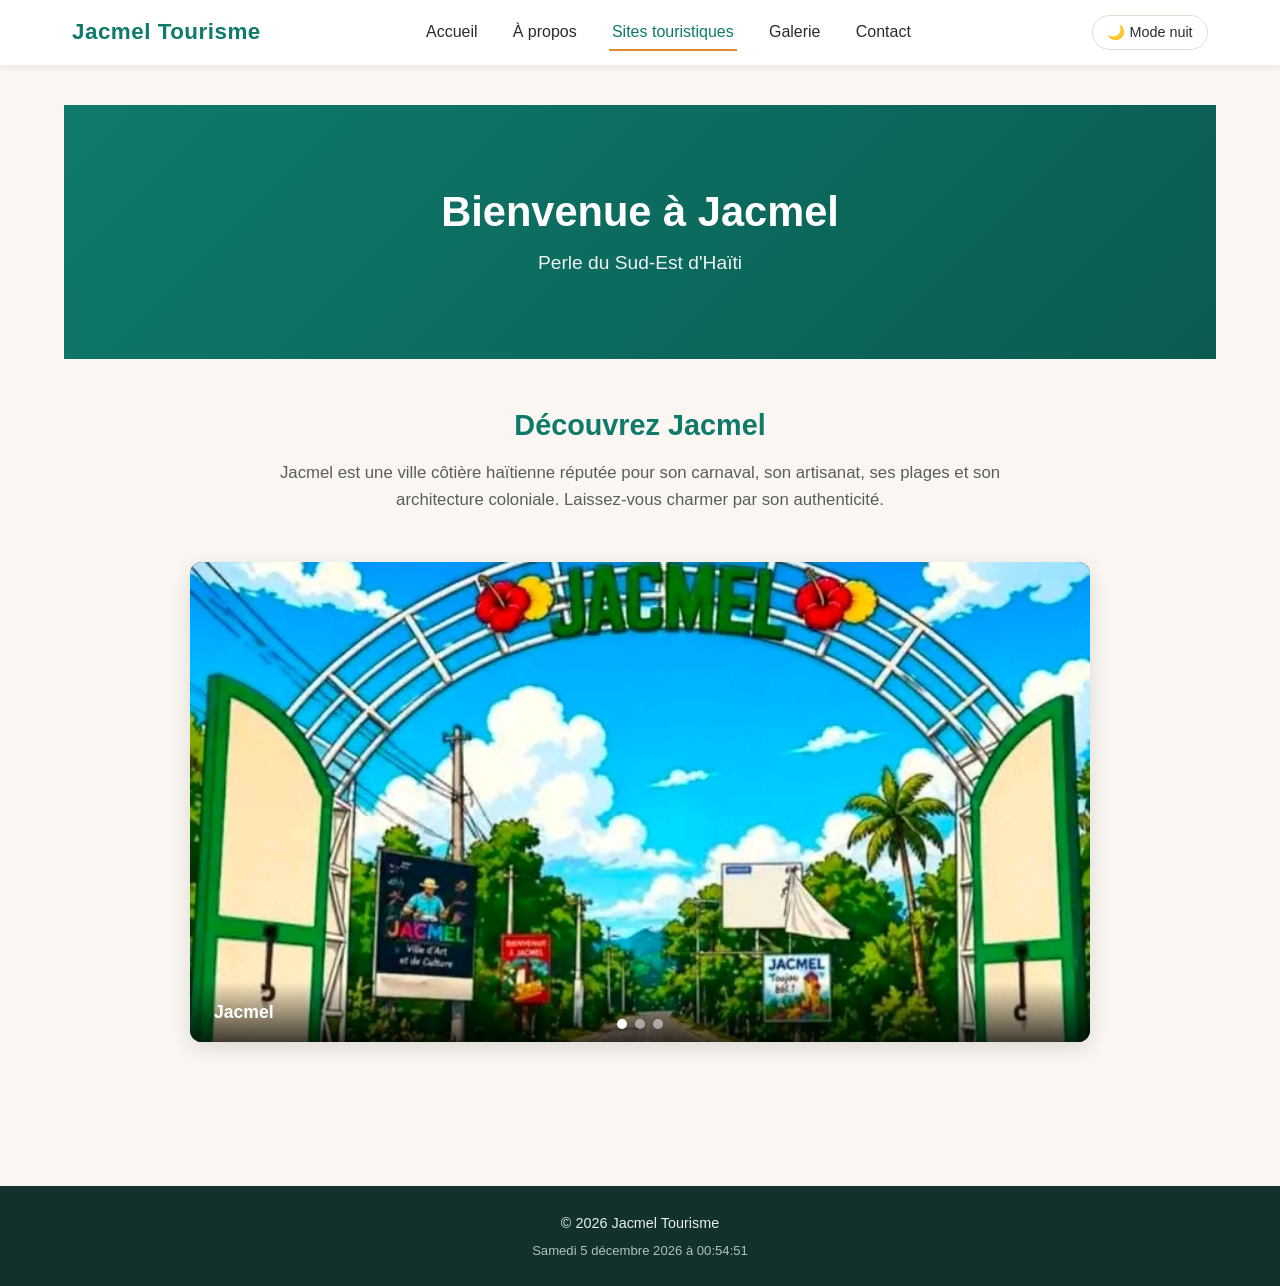
<file: index.html>
<!DOCTYPE html>
<html lang="fr">
<head>
    <meta charset="UTF-8">
    <meta name="viewport" content="width=device-width, initial-scale=1.0">
    <title>Contact - Jacmel</title>
    <link rel="stylesheet" href="style.css">
</head>
<body>
    <audio id="bgMusic" loop style="display: none;">
       <source src="Musiques/jacmel.m4a" type="audio/mpeg">
    </audio>


    <header>
        <nav class="navbar">
            <a href="index.html" class="logo">Jacmel Tourisme</a>
            <ul class="nav-menu">
                 <li><a href="index.html">Accueil</a></li>
                <li><a href="apropos.html">À propos</a></li>
                <li><a href="SitesTouristique.html" class="active">Sites touristiques</a></li>
                <li><a href="Galerie.html">Galerie</a></li>
                <li><a href="Contact.html">Contact</a></li>
            </ul>
            <button id="themeToggle" class="btn-theme">🌙 Mode nuit</button>
        <div class="hamburger" id="hamburger">&#9776;</div>
        </nav>
    </header>
    <main>
        <section class="hero">
            <h1>Bienvenue à Jacmel</h1>
            <p>Perle du Sud-Est d'Haïti</p>
        </section>

        <section class="intro">
            <h2>Découvrez Jacmel</h2>
            <p>Jacmel est une ville côtière haïtienne réputée pour son carnaval, son artisanat, ses plages et son architecture coloniale. Laissez-vous charmer par son authenticité.</p>
        </section>

        <!-- Diaporama automatique -->
        <section class="diaporama-container">
            <div class="slideshow">
                <img src="images/logo.jpg" alt="Jacmel1"/>
                <div class="caption">Jacmel</div>   
            </div>
            <div class="slideshow">
                <img src="images/meri.jpg" alt="Jacmel2 "/>
                <div class="caption">Jacmel</div>
            </div>
            <div class="slideshow">
                <img src="images/bouka.jpg" alt="Jacmel3 "/>
                <div class="caption">Jacmel</div>
            </div>
        </section>
    </main>
    <button id="backtoTop">↑</button>

    <footer>
        <p>&copy; 2026 Jacmel Tourisme</p>
        <p id="datetime"></p>
    </footer>

    <script src="script.js"></script>
</body>
</html>
</file>
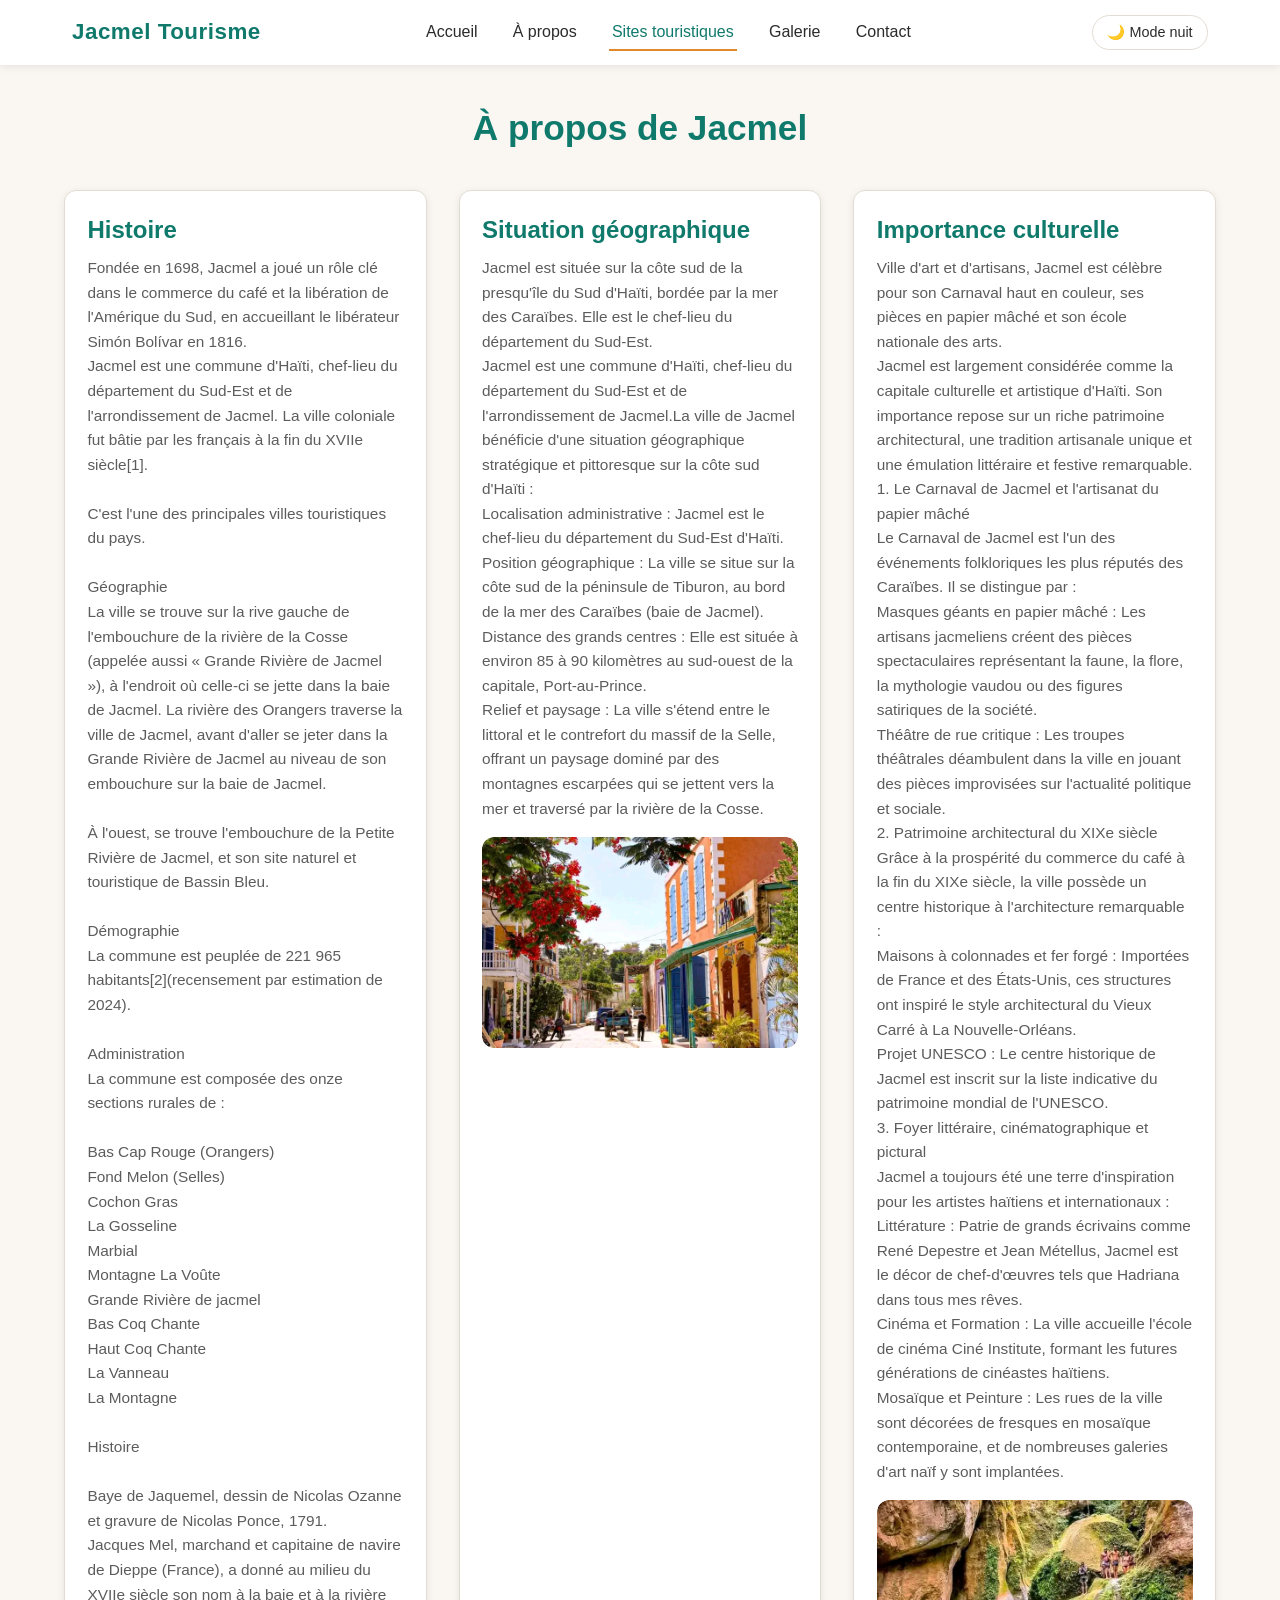
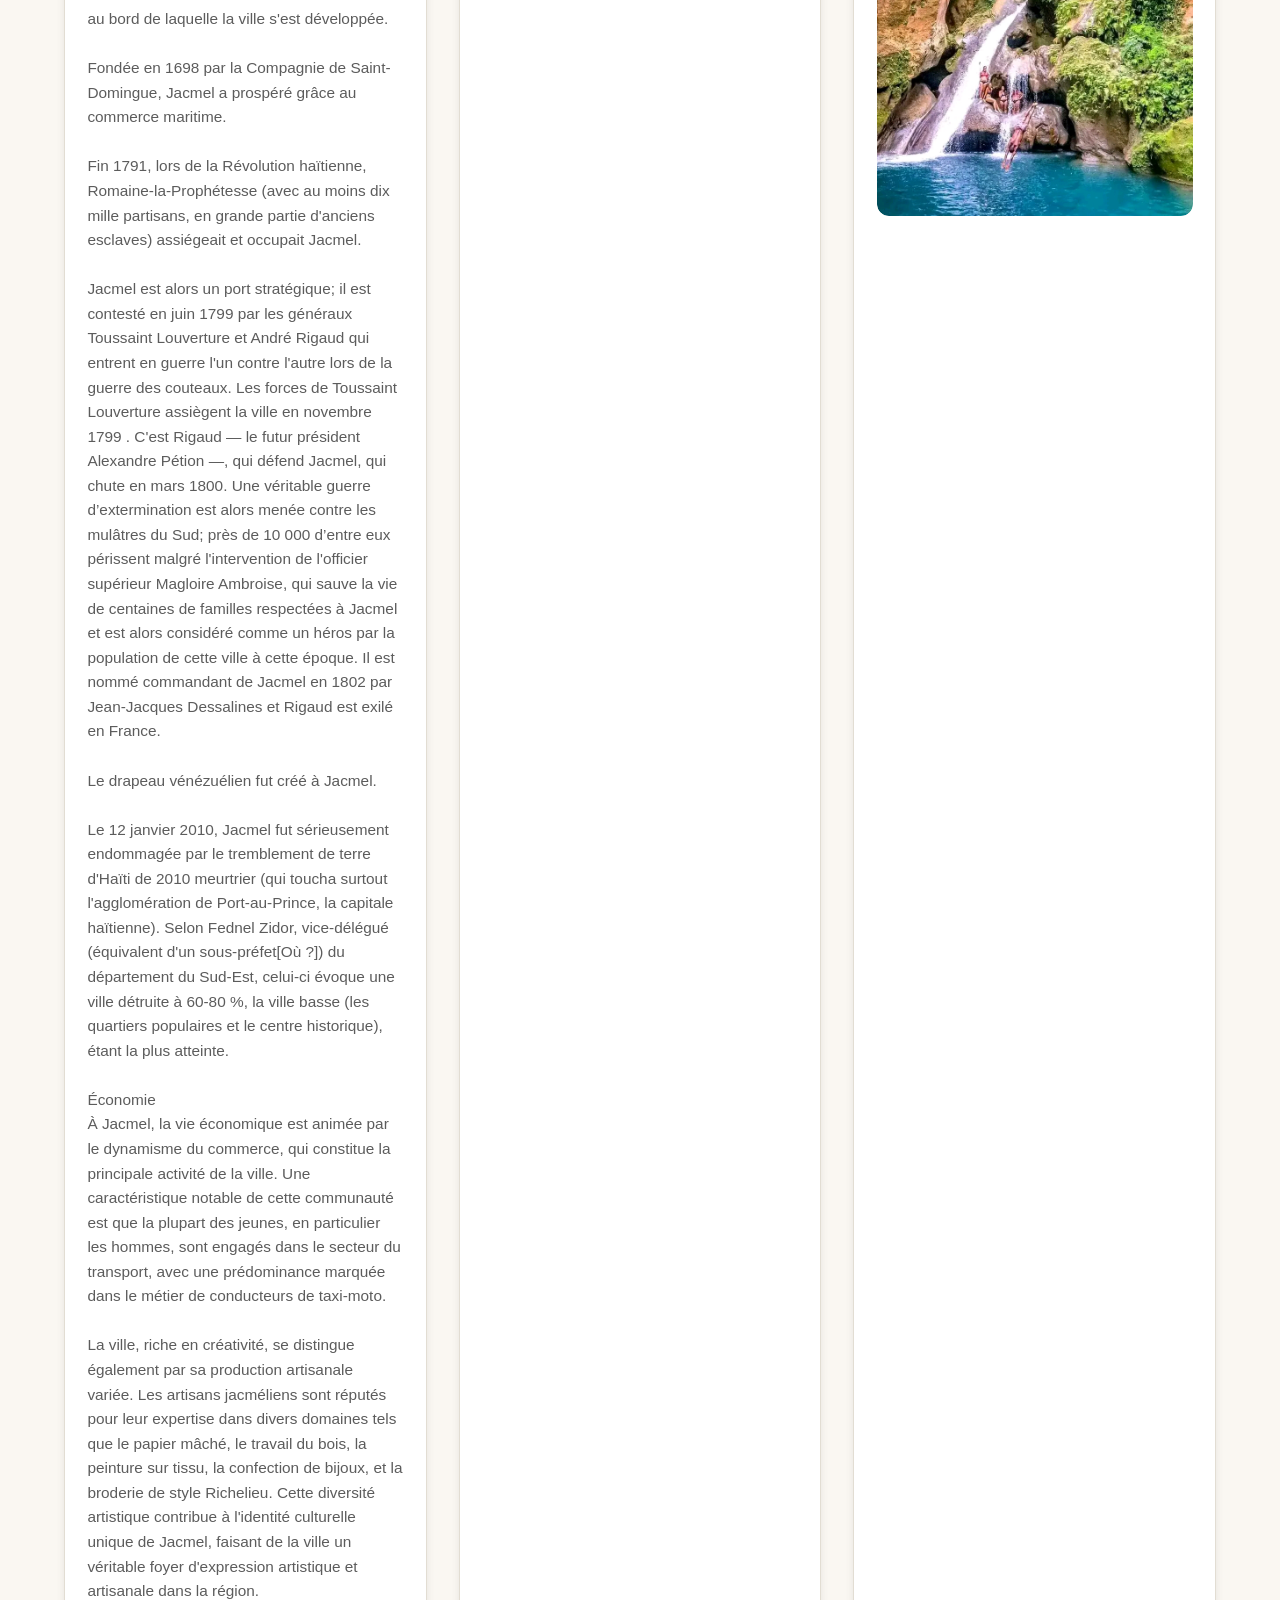
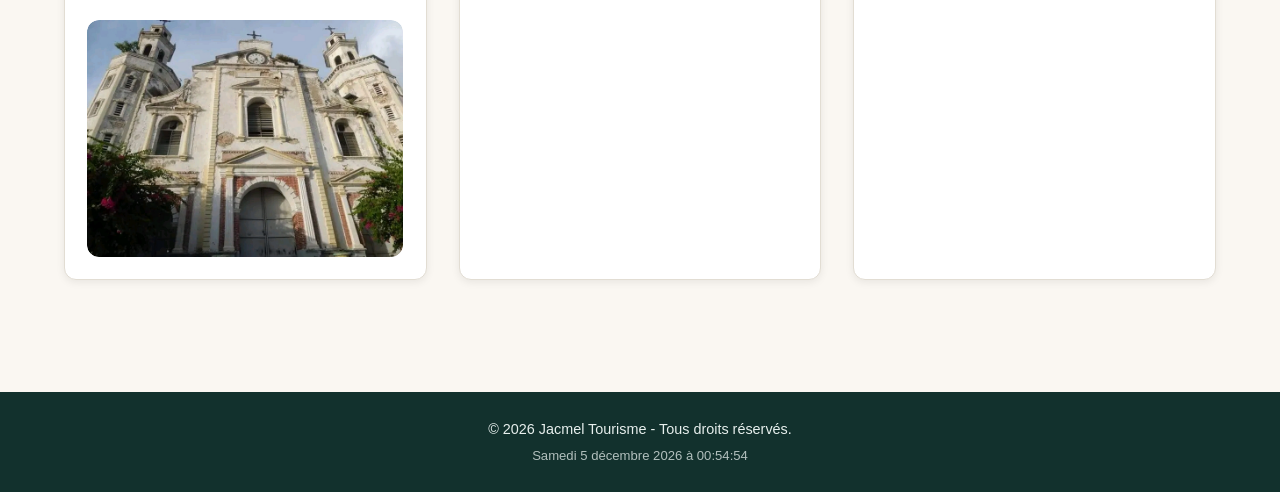
<file: apropos.html>
<!DOCTYPE html>
<html lang="fr">
<head>
    <meta charset="UTF-8">
    <meta name="viewport" content="width=device-width, initial-scale=1.0">
    <title>À propos - Jacmel</title>
    <link rel="stylesheet" href="style.css">
</head>
<body>
    <audio id="bgMusic" loop style="display: none;">
        <source src="Musiques/yanvalou.mp3" type="audio/mpeg">
    </audio>



    <header>
        <nav class="navbar">
            <a href="index.html" class="logo">Jacmel Tourisme</a>
            <ul class="nav-menu">
                  <li><a href="index.html">Accueil</a></li>
                <li><a href="apropos.html">À propos</a></li>
                <li><a href="SitesTouristique.html" class="active">Sites touristiques</a></li>
                <li><a href="Galerie.html">Galerie</a></li>
                <li><a href="Contact.html">Contact</a></li>
            </ul>
            <button id="themeToggle" class="btn-theme">🌙 Mode nuit</button>
        <div class="hamburger" id="hamburger">&#9776;</div>
        </nav>
    </header>

    <main>
        <h1>À propos de Jacmel</h1>

        <section class="card-grid">
            <div class="card">
                <div class="card-content">
                    <h2>Histoire</h2>
                    <p>Fondée en 1698, Jacmel a joué un rôle clé dans le commerce du café et la libération de l'Amérique du Sud, en accueillant le libérateur Simón Bolívar en 1816.
                     Jacmel est une commune d'Haïti, chef-lieu du département du Sud-Est et de l'arrondissement de Jacmel. La ville coloniale fut bâtie par les français à la fin du XVIIe siècle[1].

C'est l'une des principales villes touristiques du pays.

Géographie
La ville se trouve sur la rive gauche de l'embouchure de la rivière de la Cosse (appelée aussi « Grande Rivière de Jacmel »), à l'endroit où celle-ci se jette dans la baie de Jacmel. La rivière des Orangers traverse la ville de Jacmel, avant d'aller se jeter dans la Grande Rivière de Jacmel au niveau de son embouchure sur la baie de Jacmel.

À l'ouest, se trouve l'embouchure de la Petite Rivière de Jacmel, et son site naturel et touristique de Bassin Bleu.

Démographie
La commune est peuplée de 221 965 habitants[2](recensement par estimation de 2024).

Administration
La commune est composée des onze sections rurales de :

Bas Cap Rouge (Orangers)
Fond Melon (Selles)
Cochon Gras
La Gosseline
Marbial
Montagne La Voûte
Grande Rivière de jacmel
Bas Coq Chante
Haut Coq Chante
La Vanneau
La Montagne

Histoire

Baye de Jaquemel, dessin de Nicolas Ozanne et gravure de Nicolas Ponce, 1791.
Jacques Mel, marchand et capitaine de navire de Dieppe (France), a donné au milieu du XVIIe siècle son nom à la baie et à la rivière au bord de laquelle la ville s'est développée.

Fondée en 1698 par la Compagnie de Saint-Domingue, Jacmel a prospéré grâce au commerce maritime.

Fin 1791, lors de la Révolution haïtienne, Romaine-la-Prophétesse (avec au moins dix mille partisans, en grande partie d'anciens esclaves) assiégeait et occupait Jacmel.

Jacmel est alors un port stratégique; il est contesté en juin 1799 par les généraux Toussaint Louverture et André Rigaud qui entrent en guerre l'un contre l'autre lors de la guerre des couteaux. Les forces de Toussaint Louverture assiègent la ville en novembre 1799 . C'est Rigaud — le futur président Alexandre Pétion —, qui défend Jacmel, qui chute en mars 1800. Une véritable guerre d’extermination est alors menée contre les mulâtres du Sud; près de 10 000 d’entre eux périssent malgré l'intervention de l'officier supérieur Magloire Ambroise, qui sauve la vie de centaines de familles respectées à Jacmel et est alors considéré comme un héros par la population de cette ville à cette époque. Il est nommé commandant de Jacmel en 1802 par Jean-Jacques Dessalines et Rigaud est exilé en France.

Le drapeau vénézuélien fut créé à Jacmel.

Le 12 janvier 2010, Jacmel fut sérieusement endommagée par le tremblement de terre d'Haïti de 2010 meurtrier (qui toucha surtout l'agglomération de Port-au-Prince, la capitale haïtienne). Selon Fednel Zidor, vice-délégué (équivalent d'un sous-préfet[Où ?]) du département du Sud-Est, celui-ci évoque une ville détruite à 60-80 %, la ville basse (les quartiers populaires et le centre historique), étant la plus atteinte.

Économie
À Jacmel, la vie économique est animée par le dynamisme du commerce, qui constitue la principale activité de la ville. Une caractéristique notable de cette communauté est que la plupart des jeunes, en particulier les hommes, sont engagés dans le secteur du transport, avec une prédominance marquée dans le métier de conducteurs de taxi-moto.

La ville, riche en créativité, se distingue également par sa production artisanale variée. Les artisans jacméliens sont réputés pour leur expertise dans divers domaines tels que le papier mâché, le travail du bois, la peinture sur tissu, la confection de bijoux, et la broderie de style Richelieu. Cette diversité artistique contribue à l'identité culturelle unique de Jacmel, faisant de la ville un véritable foyer d'expression artistique et artisanale dans la région.   
                    </p>
                    <div class="gallery-item"><img src="images/jak.jpg" alt="Bassin Bleu"></div>
                </div>
            </div>

            <div class="card">
                <div class="card-content">
                    <h2>Situation géographique</h2>
                    <p>Jacmel est située sur la côte sud de la presqu'île du Sud d'Haïti, bordée par la mer des Caraïbes. Elle est le chef-lieu du département du Sud-Est.
                    Jacmel est une commune d'Haïti, chef-lieu du département du Sud-Est et de l'arrondissement de Jacmel.La ville de Jacmel bénéficie d'une situation géographique stratégique et pittoresque sur la côte sud d'Haïti :
​Localisation administrative : Jacmel est le chef-lieu du département du Sud-Est d'Haïti.
​Position géographique : La ville se situe sur la côte sud de la péninsule de Tiburon, au bord de la mer des Caraïbes (baie de Jacmel).
​Distance des grands centres : Elle est située à environ 85 à 90 kilomètres au sud-ouest de la capitale, Port-au-Prince.
​Relief et paysage : La ville s'étend entre le littoral et le contrefort du massif de la Selle, offrant un paysage dominé par des montagnes escarpées qui se jettent vers la mer et traversé par la rivière de la Cosse. </p>
<div class="gallery-item"><img src="images/komes.jpg" alt="Bassin Bleu"></div>                
</div>
            </div>

            <div class="card">
                <div class="card-content">
                    <h2>Importance culturelle</h2>
                    <p>Ville d'art et d'artisans, Jacmel est célèbre pour son Carnaval haut en couleur, ses pièces en papier mâché et son école nationale des arts.
                        Jacmel est largement considérée comme la capitale culturelle et artistique d'Haïti. Son importance repose sur un riche patrimoine architectural, une tradition artisanale unique et une émulation littéraire et festive remarquable.
                        1. Le Carnaval de Jacmel et l'artisanat du papier mâché
​Le Carnaval de Jacmel est l'un des événements folkloriques les plus réputés des Caraïbes. Il se distingue par :
​Masques géants en papier mâché : Les artisans jacmeliens créent des pièces spectaculaires représentant la faune, la flore, la mythologie vaudou ou des figures satiriques de la société.
​Théâtre de rue critique : Les troupes théâtrales déambulent dans la ville en jouant des pièces improvisées sur l'actualité politique et sociale.
​2. Patrimoine architectural du XIXe siècle
​Grâce à la prospérité du commerce du café à la fin du XIXe siècle, la ville possède un centre historique à l'architecture remarquable :
​Maisons à colonnades et fer forgé : Importées de France et des États-Unis, ces structures ont inspiré le style architectural du Vieux Carré à La Nouvelle-Orléans.
​Projet UNESCO : Le centre historique de Jacmel est inscrit sur la liste indicative du patrimoine mondial de l'UNESCO.
3. Foyer littéraire, cinématographique et pictural
​Jacmel a toujours été une terre d'inspiration pour les artistes haïtiens et internationaux :
​Littérature : Patrie de grands écrivains comme René Depestre et Jean Métellus, Jacmel est le décor de chef-d'œuvres tels que Hadriana dans tous mes rêves.
​Cinéma et Formation : La ville accueille l'école de cinéma Ciné Institute, formant les futures générations de cinéastes haïtiens.
​Mosaïque et Peinture : Les rues de la ville sont décorées de fresques en mosaïque contemporaine, et de nombreuses galeries d'art naïf y sont implantées.
                    </p>
                    <div class="gallery-item"><img src="images/bagay.jpg" alt="Bassin Bleu"></div>
                </div>
            </div>
        </section>
    </main>

    <button id="backtoTop">↑</button>

    <footer>
        <p>&copy; 2026 Jacmel Tourisme - Tous droits réservés.</p>
        <p id="datetime"></p>
    </footer>

    <script src="script.js"></script>
</body>
</html>
</file>
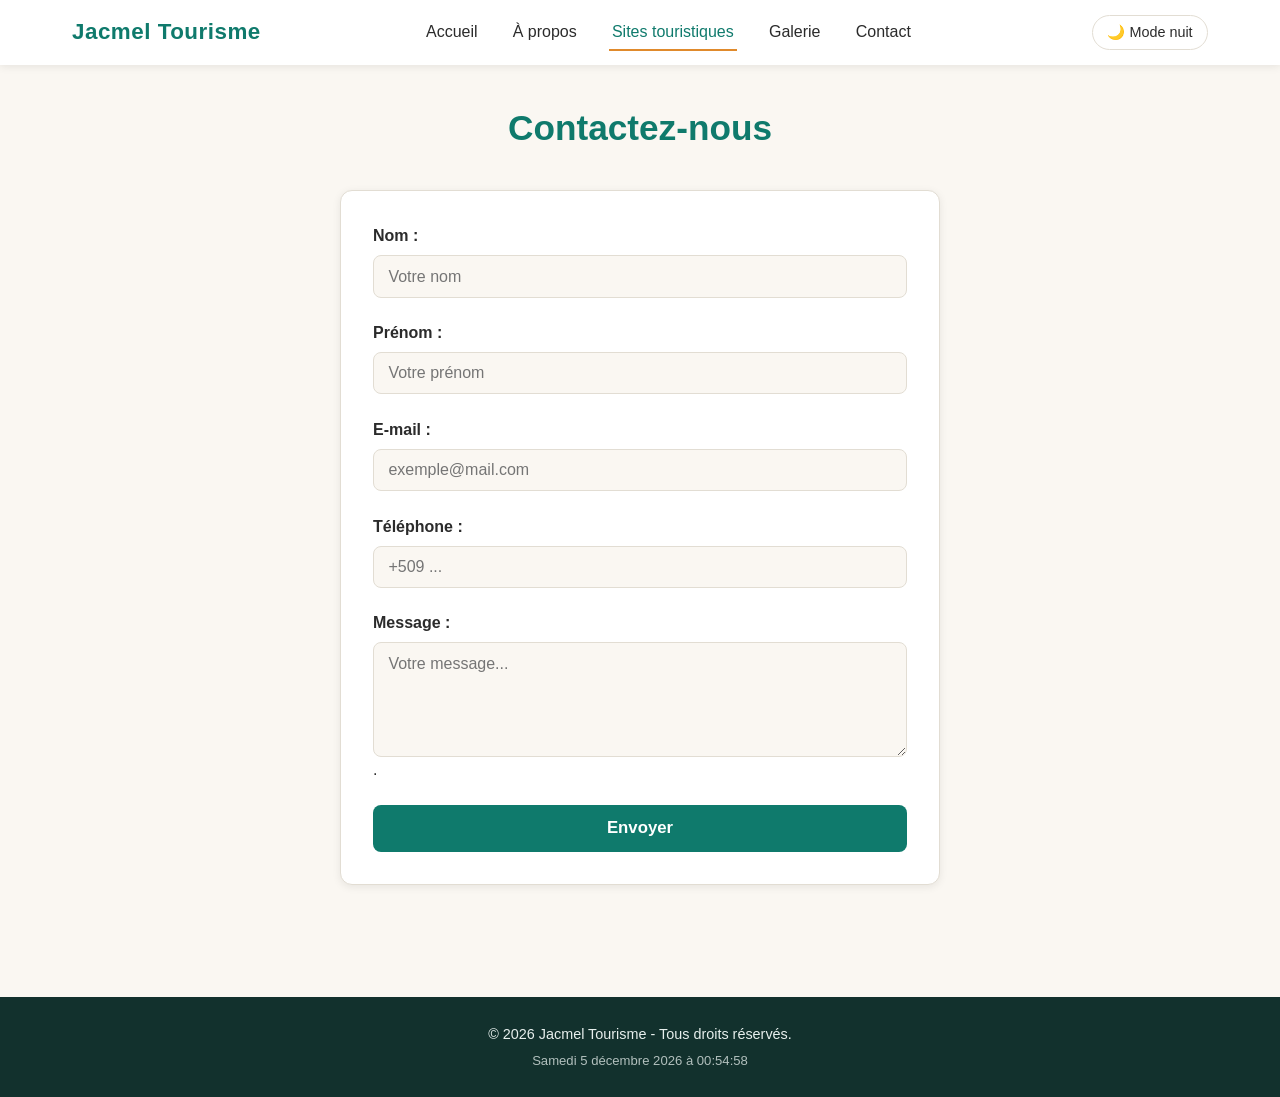
<file: Contact.html>
<!DOCTYPE html>
<html lang="fr">
<head>
    <meta charset="UTF-8">
    <meta name="viewport" content="width=device-width, initial-scale=1.0">
    <title>Contact - Jacmel</title>
    <link rel="stylesheet" href="style.css">
</head>
<body>
    <audio id="bgMusic" loop style="display: none;">
         <source src="Musiques/jacmel.m4a" type="audio/mpeg">
    </audio>


    <header>
        <nav class="navbar">
            <a href="index.html" class="logo">Jacmel Tourisme</a>
            <ul class="nav-menu">
                 <li><a href="index.html">Accueil</a></li>
                <li><a href="apropos.html">À propos</a></li>
                <li><a href="SitesTouristique.html" class="active">Sites touristiques</a></li>
                <li><a href="Galerie.html">Galerie</a></li>
                <li><a href="Contact.html">Contact</a></li>
            </ul>
            <button id="themeToggle" class="btn-theme">🌙 Mode nuit</button>
        <div class="hamburger" id="hamburger">&#9776;</div>
        </nav>
    </header>

    <main>
        <h1>Contactez-nous</h1>

        <form id="form-contact" class="contact-form" novalidate>
            <div class="form-group">
                <label for="nom">Nom :</label>
                <input type="text" id="nom" placeholder="Votre nom">
                <span class="error-message" id="error-nom">Veuillez renseigner votre nom.</span>
            </div>

            <div class="form-group">
                <label for="prenom">Prénom :</label>
                <input type="text" id="prenom" placeholder="Votre prénom">
                <span class="error-message" id="error-prenom">Veuillez renseigner votre prénom.</span>
            </div>

            <div class="form-group">
                <label for="email">E-mail :</label>
                <input type="email" id="email" placeholder="exemple@mail.com">
                <span class="error-message" id="error-email">Veuillez entrer une adresse e-mail valide.</span>
            </div>

            <div class="form-group">
                <label for="telephone">Téléphone :</label>
                <input type="tel" id="telephone" placeholder="+509 ...">
                <span class="error-message" id="error-telephone">Veuillez indiquer un numéro de téléphone.</span>
            </div>

            <div class="form-group">
                <label for="message">Message :</label>
                <textarea id="message" rows="5" placeholder="Votre message..."></textarea>
                <span class="error-message" id="error-message"> Merci de nous avoir contactés. </span>.</span>
            </div>

            <button type="submit">Envoyer</button>
        </form>
    </main>

    <button id="backtoTop">↑</button>

    <footer>
        <p>&copy; 2026 Jacmel Tourisme - Tous droits réservés.</p>
        <p id="datetime"></p>
    </footer>

    <script src="script.js"></script>
</body>
</html>
</file>
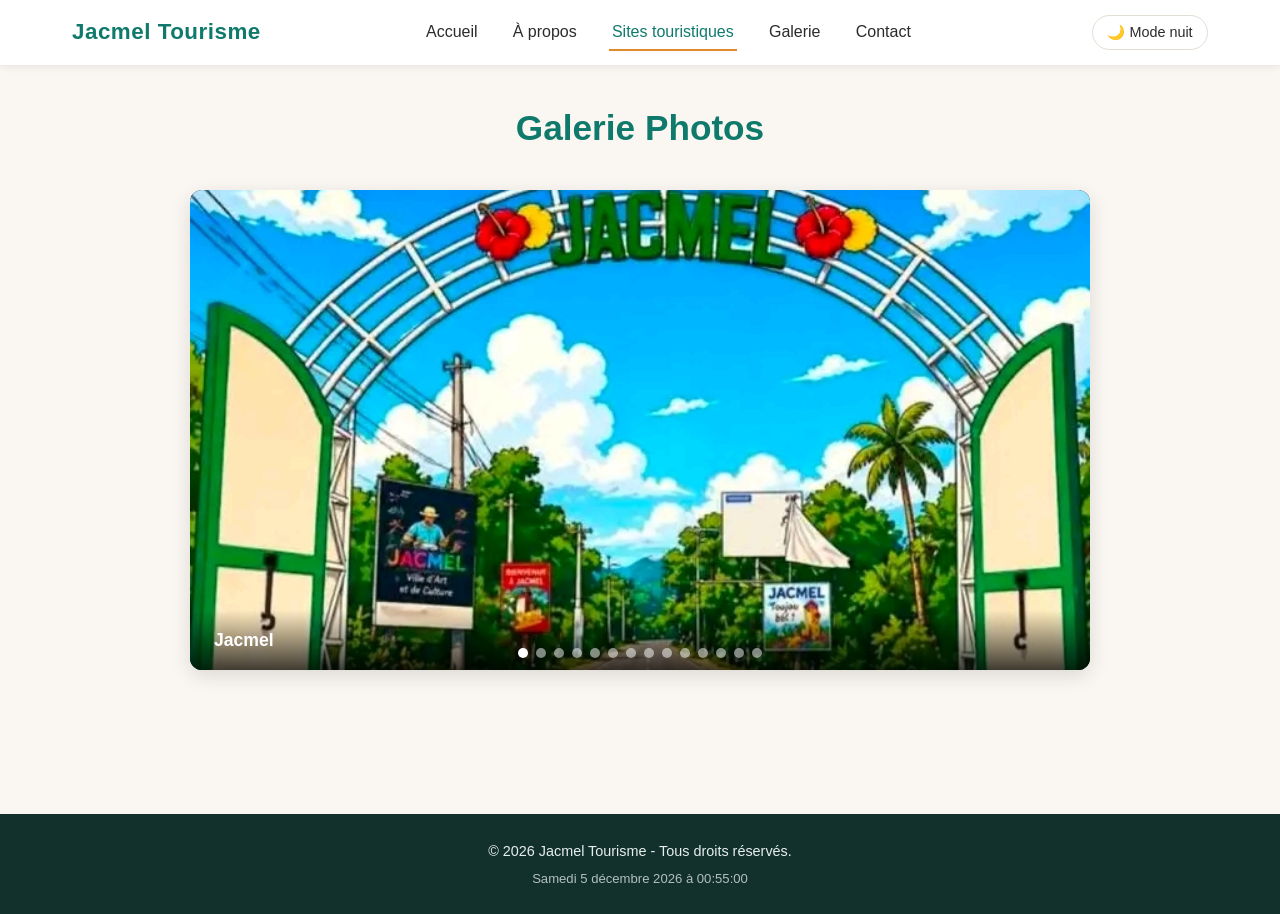
<file: Galerie.html>
<!DOCTYPE html>
<html lang="fr">
<head>	
    <meta charset="UTF-8">
    <meta name="viewport" content="width=device-width, initial-scale=1.0">
    <title>Galerie - Jacmel</title>
    <link rel="stylesheet" href="style.css">
</head>
<body>
    <audio id="bgMusic" loop style="display: none;">
       <source src="Musiques/jacmel.m4a" type="audio/mpeg">
    </audio>


    <header>
        <nav class="navbar">
            <a href="index.html" class="logo">Jacmel Tourisme</a>
            <ul class="nav-menu">
                 <li><a href="index.html">Accueil</a></li>
                <li><a href="apropos.html">À propos</a></li>
                <li><a href="SitesTouristique.html" class="active">Sites touristiques</a></li>
                <li><a href="Galerie.html">Galerie</a></li>
                <li><a href="Contact.html">Contact</a></li>
            </ul>
            <button id="themeToggle" class="btn-theme">🌙 Mode nuit</button>
        <div class="hamburger" id="hamburger">&#9776;</div>
        </nav>
    </header>

    <main>
        <h1>Galerie Photos</h1>

        <section class="diaporama-container">
            <div class="slideshow">
                <img src="images/logo.jpg" alt="Jacmel1"/>
                <div class="caption">Jacmel</div>
            </div>
            <div class="slideshow">
                <img src="images/bagay.jpg" alt="Bassin Bleu">
                <div class="caption">Jacmel</di>
            </div>
            <div class="slideshow">
                <img src="images/remon1.jpg" alt="Plage Raymond-les-Bains">
                <div class="caption">Jacmel</div>
            </div>
            <div class="slideshow">
                <img src="images/jak.jpg" alt="Cathédrale Saint-Jacques">
                <div class="caption">Jacmel</div>
            </div>
            <div class="slideshow">
                <img src="images/snak.jpg" alt="DOM SNACK BAR">
                <div class="caption">Jacmel</div>
            </div>
            <div class="slideshow">
                <img src="images/atizay.jpg" alt="Atelier de papier mâché">
                <div class="caption">Jacmel</div>
            </div>
            <div class="slideshow">
                <img src="images/naz.jpg" alt="Plage Lassaline">
                <div class="caption">Jacmel</div>
            </div>
            <div class="slideshow">
                <img src="images/florita.jpg" alt="Hotel Florita Jacmel">
                <div class="caption">Jacmel</div>
            </div>
            <div class="slideshow">
                <img src="images/colins.jpg" alt="Colin's Hotel">
                <div class="caption">Jacmel</div>
            </div>
            <div class="slideshow">
                <img src="images/oje1.jpg" alt="Fort Ogé">
                <div class="caption">Jacmel</div>
            </div>
            <div class="slideshow">
                <img src="images/madigra.jpg" alt="Carnaval de Jacmel">
                <div class="caption">Jacmel</div>
            </div>
            <div class="slideshow">
                <img src="images/kay1.jpg" alt="Maison de commerce famille Edouard Cadet">
                <div class="caption">Jacmel</div>
            </div>
            <div class="slideshow">
                <img src="images/atizay.jpg" alt="Produit Papier mache ">
                <div class="caption">Jacmel</div>
            </div>
            <div class="slideshow">
                <img src="images/Commerce.jpg" alt="Rue du Commerce">
                <div class="caption">Jacmel</div>
            </div>
        </section>
    </main>

    <button id="backtoTop">↑</button>
    <footer>
        <p>&copy; 2026 Jacmel Tourisme - Tous droits réservés.</p>
        <p id="datetime"></p>
    </footer>

    <script src="script.js"></script>
</body>
</html>
</file>
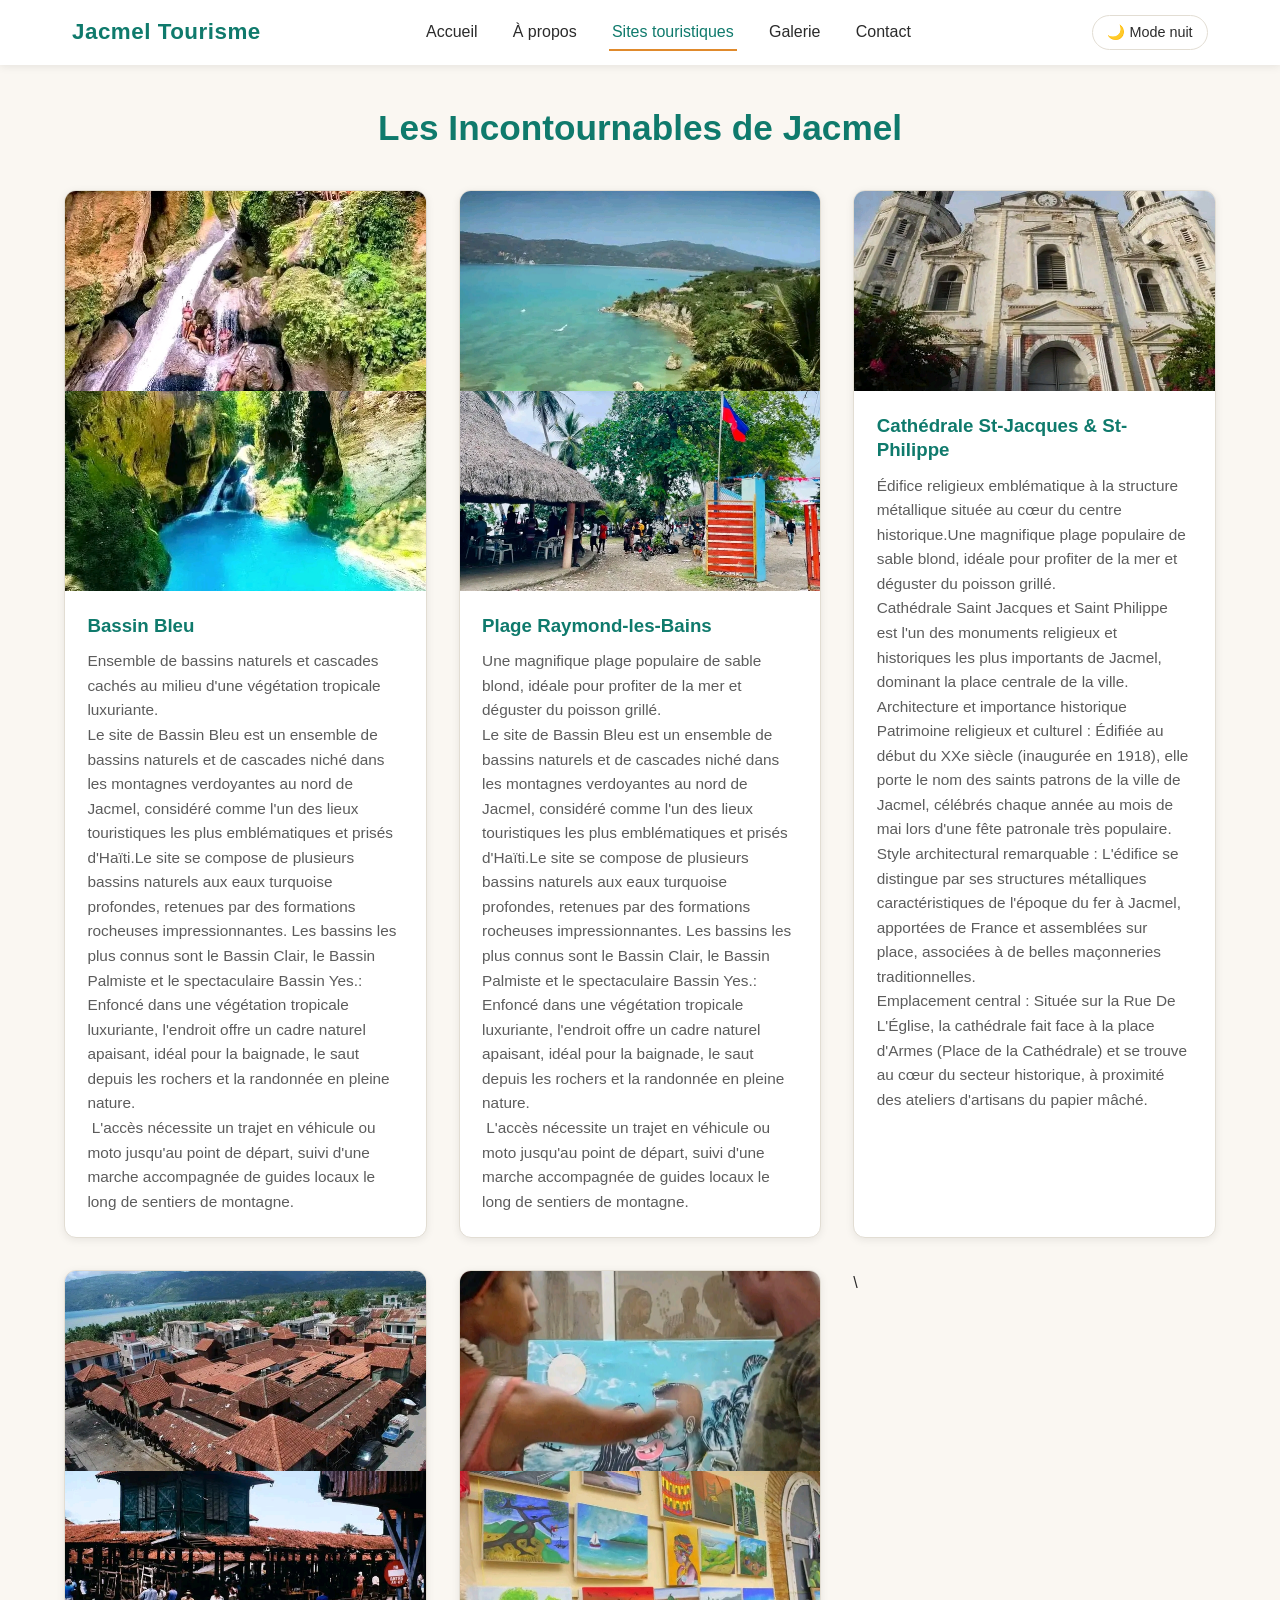
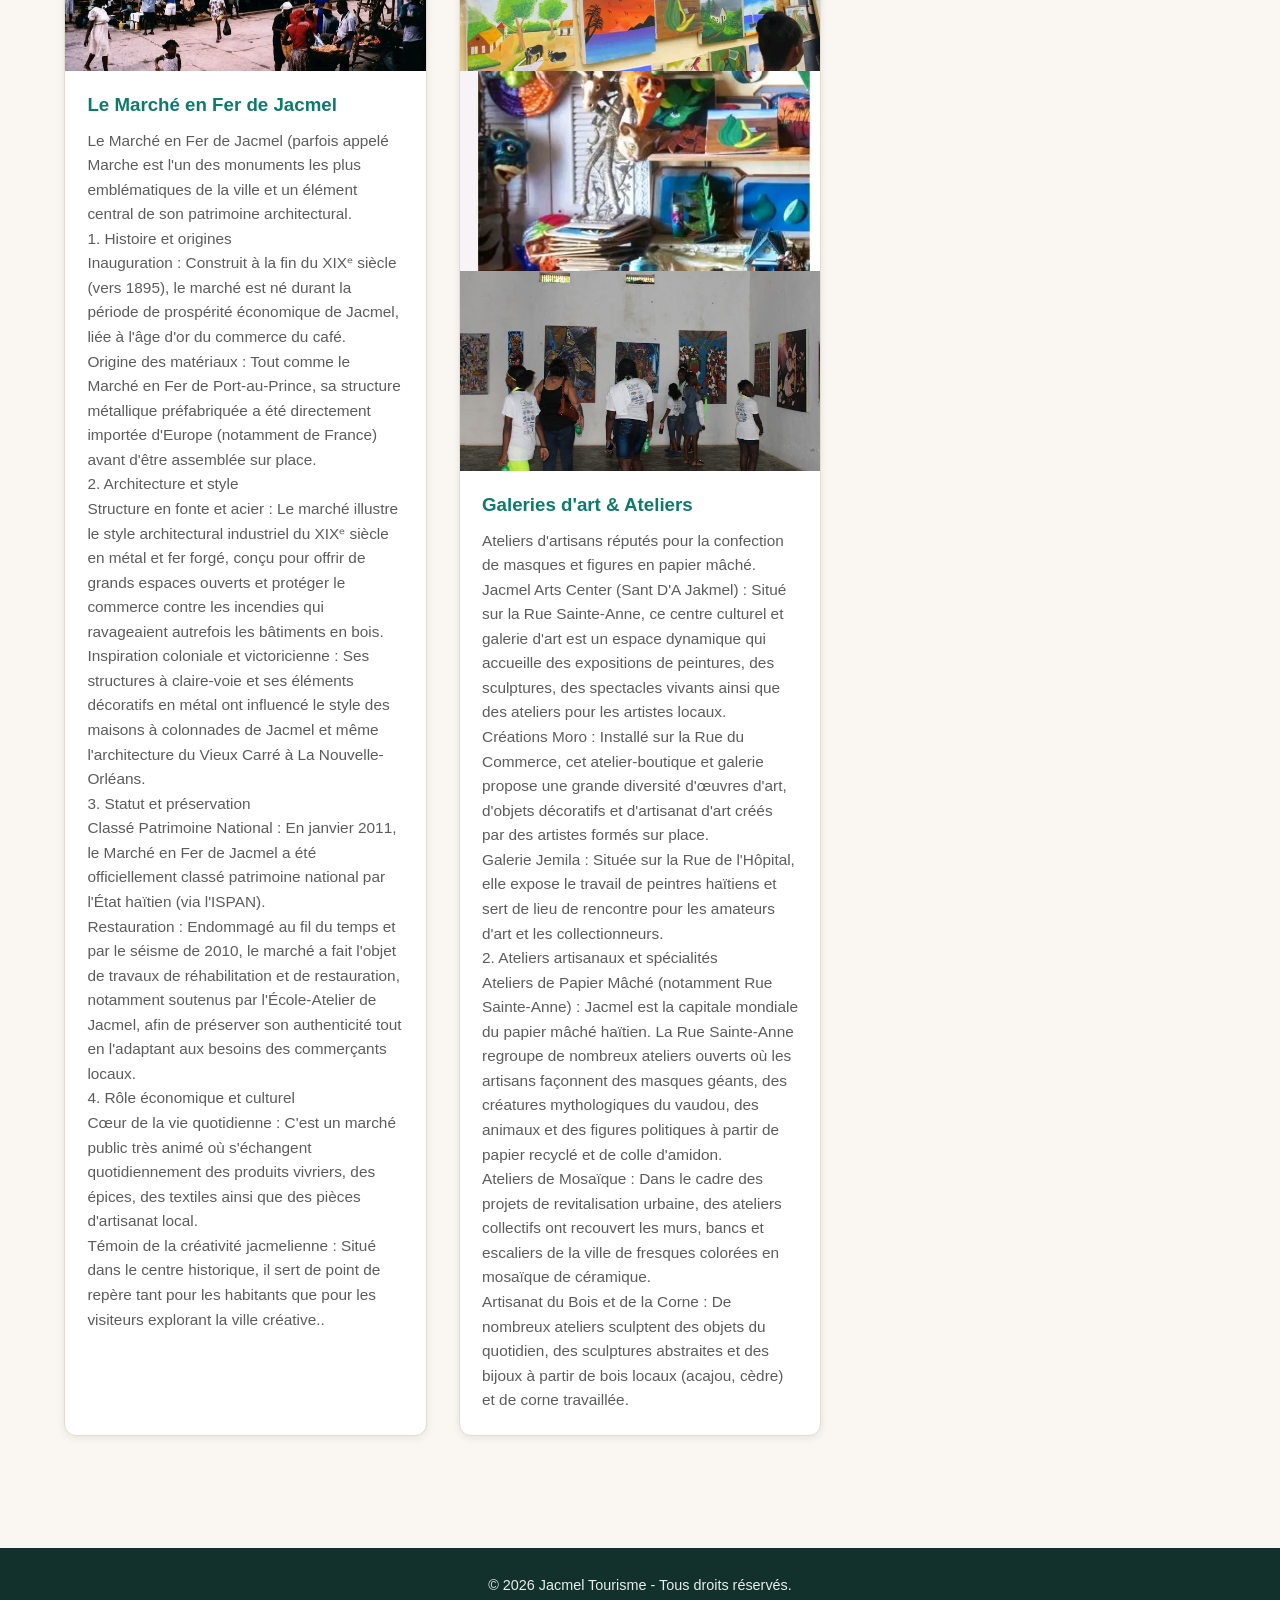
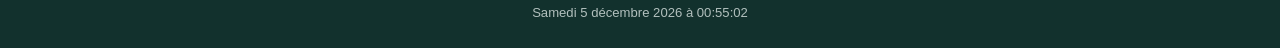
<file: SitesTouristique.html>
<!DOCTYPE html>
<html lang="fr">
<head>
    <meta charset="UTF-8">
    <meta name="viewport" content="width=device-width, initial-scale=1.0">
    <title>Sites Touristiques - Jacmel</title>
    <link rel="stylesheet" href="style.css">
</head>
<body>
<audio id="bgMusic" loop style="display: none;">
      <source src="Musiques/jacmel.m4a" type="audio/mpeg">
    </audio>

    <header>
        <nav class="navbar">
            <a href="index.html" class="logo">Jacmel Tourisme</a>
            <ul class="nav-menu">
                <li><a href="index.html">Accueil</a></li>
                <li><a href="apropos.html">À propos</a></li>
                <li><a href="SitesTouristique.html" class="active">Sites touristiques</a></li>
                <li><a href="Galerie.html">Galerie</a></li>
                <li><a href="Contact.html">Contact</a></li>
            </ul>
           <button id="themeToggle" class="btn-theme">🌙 Mode nuit</button>
        <div class="hamburger" id="hamburger">&#9776;</div>
        </nav>
    </header>

    <main>
        <h1>Les Incontournables de Jacmel</h1>

        <div class="card-grid">
            <div class="card">
                <img src="images/bagay.jpg" alt="Bassin Bleu">
                 <img src="images/bel.jpg" alt="Bassin Bleu">
                <div class="card-content">
                    <h3>Bassin Bleu</h3>
                    <p>Ensemble de bassins naturels et cascades cachés au milieu d'une végétation tropicale luxuriante.
                        Le site de Bassin Bleu est un ensemble de bassins naturels et de cascades niché dans les montagnes verdoyantes au nord de Jacmel, considéré comme l'un des lieux touristiques les plus emblématiques et prisés d'Haïti.Le site se compose de plusieurs bassins naturels aux eaux turquoise profondes, retenues par des formations rocheuses impressionnantes. Les bassins les plus connus sont le Bassin Clair, le Bassin Palmiste et le spectaculaire Bassin Yes.: Enfoncé dans une végétation tropicale luxuriante, l'endroit offre un cadre naturel apaisant, idéal pour la baignade, le saut depuis les rochers et la randonnée en pleine nature.
​ L'accès nécessite un trajet en véhicule ou moto jusqu'au point de départ, suivi d'une marche accompagnée de guides locaux le long de sentiers de montagne.</P>

                    </p>
                </div>
            </div>

            <div class="card">
                <img src="images/remon1.jpg" alt="Plage Raymond-les-Bains">
                 <img src="images/remon2.jpg" alt="Bassin Bleu">
                <div class="card-content">
                    <h3>Plage Raymond-les-Bains</h3>
                    <p>Une magnifique plage populaire de sable blond, idéale pour profiter de la mer et déguster du poisson grillé.
                Le site de Bassin Bleu est un ensemble de bassins naturels et de cascades niché dans les montagnes verdoyantes au nord de Jacmel, considéré comme l'un des lieux touristiques les plus emblématiques et prisés d'Haïti.Le site se compose de plusieurs bassins naturels aux eaux turquoise profondes, retenues par des formations rocheuses impressionnantes. Les bassins les plus connus sont le Bassin Clair, le Bassin Palmiste et le spectaculaire Bassin Yes.: Enfoncé dans une végétation tropicale luxuriante, l'endroit offre un cadre naturel apaisant, idéal pour la baignade, le saut depuis les rochers et la randonnée en pleine nature.
​ L'accès nécessite un trajet en véhicule ou moto jusqu'au point de départ, suivi d'une marche accompagnée de guides locaux le long de sentiers de montagne.</P>
</p>
                    </p>
                </div>
            </div>

            <div class="card">
                <img src="images/jak.jpg" alt="Cathédrale St-Jacques et St-Philippe">
                <div class="card-content">
                    <h3>Cathédrale St-Jacques & St-Philippe</h3>
                    <p>Édifice religieux emblématique à la structure métallique située au cœur du centre historique.Une magnifique plage populaire de sable blond, idéale pour profiter de la mer et déguster du poisson grillé.
                        Cathédrale Saint Jacques et Saint Philippe est l'un des monuments religieux et historiques les plus importants de Jacmel, dominant la place centrale de la ville.
​Architecture et importance historique
​Patrimoine religieux et culturel : Édifiée au début du XXe siècle (inaugurée en 1918), elle porte le nom des saints patrons de la ville de Jacmel, célébrés chaque année au mois de mai lors d'une fête patronale très populaire.
​Style architectural remarquable : L'édifice se distingue par ses structures métalliques caractéristiques de l'époque du fer à Jacmel, apportées de France et assemblées sur place, associées à de belles maçonneries traditionnelles.
​Emplacement central : Située sur la Rue De L'Église, la cathédrale fait face à la place d'Armes (Place de la Cathédrale) et se trouve au cœur du secteur historique, à proximité des ateliers d'artisans du papier mâché.</p>
                    </p>
                </div>
            </div>

            <div class="card">
                <img src="images/bele.jpg" alt="Centre historique">
                <img src="images/machefe.jpg" alt="Le Marché en Fer de Jacmel">
                <div class="card-content">
                    <h3>Le Marché en Fer de Jacmel</h3>
                    <p>Le Marché en Fer de Jacmel (parfois appelé Marche est l'un des monuments les plus emblématiques de la ville et un élément central de son patrimoine architectural.
​1. Histoire et origines
​Inauguration : Construit à la fin du XIXᵉ siècle (vers 1895), le marché est né durant la période de prospérité économique de Jacmel, liée à l'âge d'or du commerce du café.
​Origine des matériaux : Tout comme le Marché en Fer de Port-au-Prince, sa structure métallique préfabriquée a été directement importée d'Europe (notamment de France) avant d'être assemblée sur place.
​2. Architecture et style
​Structure en fonte et acier : Le marché illustre le style architectural industriel du XIXᵉ siècle en métal et fer forgé, conçu pour offrir de grands espaces ouverts et protéger le commerce contre les incendies qui ravageaient autrefois les bâtiments en bois.
​Inspiration coloniale et victoricienne : Ses structures à claire-voie et ses éléments décoratifs en métal ont influencé le style des maisons à colonnades de Jacmel et même l'architecture du Vieux Carré à La Nouvelle-Orléans.
​3. Statut et préservation
​Classé Patrimoine National : En janvier 2011, le Marché en Fer de Jacmel a été officiellement classé patrimoine national par l'État haïtien (via l'ISPAN).
​Restauration : Endommagé au fil du temps et par le séisme de 2010, le marché a fait l'objet de travaux de réhabilitation et de restauration, notamment soutenus par l'École-Atelier de Jacmel, afin de préserver son authenticité tout en l'adaptant aux besoins des commerçants locaux.
​4. Rôle économique et culturel
​Cœur de la vie quotidienne : C'est un marché public très animé où s'échangent quotidiennement des produits vivriers, des épices, des textiles ainsi que des pièces d'artisanat local.
​Témoin de la créativité jacmelienne : Situé dans le centre historique, il sert de point de repère tant pour les habitants que pour les visiteurs explorant la ville créative..</p>
                </div>
            </div>

            <div class="card">
                <img src="images/galri1.jpg" alt="Galeries d'art et ateliers">
                 <img src="images/galri5.jpg" alt="Galeries d'art et ateliers">
                  <img src="images/galri4.jpg" alt="Galeries d'art et ateliers">
                   <img src="images/ate21.jpg" alt="Galeries d'art et ateliers">
                <div class="card-content">
                    <h3>Galeries d'art & Ateliers</h3>
                    <p>Ateliers d'artisans réputés pour la confection de masques et figures en papier mâché.
                        ​Jacmel Arts Center (Sant D'A Jakmel) : Situé sur la Rue Sainte-Anne, ce centre culturel et galerie d'art est un espace dynamique qui accueille des expositions de peintures, des sculptures, des spectacles vivants ainsi que des ateliers pour les artistes locaux.
​Créations Moro : Installé sur la Rue du Commerce, cet atelier-boutique et galerie propose une grande diversité d'œuvres d'art, d'objets décoratifs et d'artisanat d'art créés par des artistes formés sur place.
​Galerie Jemila : Située sur la Rue de l'Hôpital, elle expose le travail de peintres haïtiens et sert de lieu de rencontre pour les amateurs d'art et les collectionneurs.
​2. Ateliers artisanaux et spécialités
​Ateliers de Papier Mâché (notamment Rue Sainte-Anne) : Jacmel est la capitale mondiale du papier mâché haïtien. La Rue Sainte-Anne regroupe de nombreux ateliers ouverts où les artisans façonnent des masques géants, des créatures mythologiques du vaudou, des animaux et des figures politiques à partir de papier recyclé et de colle d'amidon.
​Ateliers de Mosaïque : Dans le cadre des projets de revitalisation urbaine, des ateliers collectifs ont recouvert les murs, bancs et escaliers de la ville de fresques colorées en mosaïque de céramique.
​Artisanat du Bois et de la Corne : De nombreux ateliers sculptent des objets du quotidien, des sculptures abstraites et des bijoux à partir de bois locaux (acajou, cèdre) et de corne travaillée.
                    </p>
                </div>
            </div>\
        </div>
    </main>

    <button id="backtoTop">↑</button>
    <footer>
        <p>&copy; 2026 Jacmel Tourisme - Tous droits réservés.</p>
        <p id="datetime"></p>
    </footer>

    <script src="script.js"></script>
</body>
</html>
</file>
<file: style.css>
/* =========================================================
   Jacmel Tourisme — style.css
   Feuille de style commune à toutes les pages
   ========================================================= */

/* ---------- Variables (mode clair) ---------- */
:root {
  --color-bg: #faf7f2;
  --color-bg-alt: #ffffff;
  --color-text: #2b2b2b;
  --color-text-muted: #5c5c5c;
  --color-primary: #0f7a6c;
  --color-primary-dark: #0a5c51;
  --color-accent: #e08a2c;
  --color-border: #e2ddd3;
  --color-card-bg: #ffffff;
  --color-header-bg: rgba(255, 255, 255, 0.95);
  --color-footer-bg: #12312d;
  --color-footer-text: #e7efed;
  --shadow-sm: 0 2px 8px rgba(0, 0, 0, 0.08);
  --shadow-md: 0 6px 20px rgba(0, 0, 0, 0.12);
  --radius: 12px;
  --transition: all 0.3s ease;
}

/* ---------- Variables (mode nuit) ---------- */
body.dark-mode {
  --color-bg: #14181b;
  --color-bg-alt: #1c2226;
  --color-text: #f1f1f1;
  --color-text-muted: #b8bcbf;
  --color-primary: #2fbfa6;
  --color-primary-dark: #23a08a;
  --color-accent: #f0a84e;
  --color-border: #2c3438;
  --color-card-bg: #1e2529;
  --color-header-bg: rgba(20, 24, 27, 0.95);
  --color-footer-bg: #0b0f11;
  --color-footer-text: #d7dbdd;
  --shadow-sm: 0 2px 8px rgba(0, 0, 0, 0.35);
  --shadow-md: 0 6px 20px rgba(0, 0, 0, 0.5);
}

/* ---------- Reset ---------- */
* {
  margin: 0;
  padding: 0;
  box-sizing: border-box;
}

html {
  scroll-behavior: smooth;
}

body {
  font-family: "Segoe UI", Roboto, Helvetica, Arial, sans-serif;
  background-color: var(--color-bg);
  color: var(--color-text);
  line-height: 1.6;
  transition: background-color 0.3s ease, color 0.3s ease;
  min-height: 100vh;
}

a {
  text-decoration: none;
  color: inherit;
}

img {
  max-width: 100%;
  display: block;
}

ul {
  list-style: none;
}

h1, h2, h3 {
  color: var(--color-primary);
  line-height: 1.3;
}

/* ---------- Header / Navbar ---------- */
header {
  position: sticky;
  top: 0;
  z-index: 1000;
  background-color: var(--color-header-bg);
  backdrop-filter: blur(6px);
  box-shadow: var(--shadow-sm);
}

.navbar {
  display: flex;
  align-items: center;
  justify-content: space-between;
  flex-wrap: wrap;
  padding: 0.9rem 2rem;
  max-width: 1200px;
  margin: 0 auto;
}

.logo {
  font-size: 1.4rem;
  font-weight: 700;
  color: var(--color-primary);
  letter-spacing: 0.5px;
}

.nav-menu {
  display: flex;
  gap: 1.8rem;
  align-items: center;
}

.nav-menu li a {
  font-weight: 500;
  color: var(--color-text);
  padding: 0.4rem 0.2rem;
  position: relative;
  transition: var(--transition);
}

.nav-menu li a::after {
  content: "";
  position: absolute;
  left: 0;
  bottom: -4px;
  width: 0;
  height: 2px;
  background-color: var(--color-accent);
  transition: width 0.3s ease;
}

.nav-menu li a:hover,
.nav-menu li a.active {
  color: var(--color-primary);
}

.nav-menu li a:hover::after,
.nav-menu li a.active::after {
  width: 100%;
}

.btn-theme {
  border: 1px solid var(--color-border);
  background-color: var(--color-bg-alt);
  color: var(--color-text);
  padding: 0.5rem 0.9rem;
  border-radius: 999px;
  cursor: pointer;
  font-size: 0.9rem;
  transition: var(--transition);
  margin-left: 1rem;
}

.btn-theme:hover {
  background-color: var(--color-primary);
  color: #fff;
  border-color: var(--color-primary);
}

.hamburger {
  display: none;
  font-size: 1.8rem;
  cursor: pointer;
  color: var(--color-primary);
  margin-left: 1rem;
}

/* ---------- Hero ---------- */
.hero {
  text-align: center;
  padding: 5rem 1.5rem;
  background: linear-gradient(135deg, var(--color-primary) 0%, var(--color-primary-dark) 100%);
  color: #fff;
}

.hero h1 {
  color: #fff;
  font-size: 2.6rem;
  margin-bottom: 0.6rem;
}

.hero p {
  font-size: 1.2rem;
  opacity: 0.92;
}

/* ---------- Intro ---------- */
.intro {
  max-width: 850px;
  margin: 3rem auto;
  padding: 0 1.5rem;
  text-align: center;
}

.intro h2 {
  margin-bottom: 1rem;
  font-size: 1.8rem;
}

.intro p {
  color: var(--color-text-muted);
  font-size: 1.05rem;
}

/* ---------- Main content generic ---------- */
main {
  max-width: 1200px;
  margin: 0 auto;
  padding: 2.5rem 1.5rem 4rem;
}

main > h1 {
  text-align: center;
  font-size: 2.2rem;
  margin-bottom: 2.5rem;
}

/* ---------- Diaporama / Slideshow ---------- */
.diaporama-container {
  position: relative;
  max-width: 900px;
  height: 480px;
  margin: 2rem auto;
  border-radius: var(--radius);
  overflow: hidden;
  box-shadow: var(--shadow-md);
  background-color: #000;
}

.slideshow {
  position: absolute;
  top: 0;
  left: 0;
  width: 100%;
  height: 100%;
  opacity: 0;
  transition: opacity 1s ease-in-out;
  pointer-events: none;
}

.slideshow.active-slide {
  opacity: 1;
  pointer-events: auto;
}

.slideshow img {
  width: 100%;
  height: 100%;
  object-fit: cover;
}

.slideshow .caption {
  position: absolute;
  bottom: 0;
  left: 0;
  width: 100%;
  padding: 1rem 1.5rem;
  background: linear-gradient(transparent, rgba(0, 0, 0, 0.75));
  color: #fff;
  font-size: 1.1rem;
  font-weight: 600;
}

/* dots navigation, added dynamically by script.js */
.slideshow-dots {
  position: absolute;
  bottom: 0.8rem;
  left: 50%;
  transform: translateX(-50%);
  display: flex;
  gap: 0.5rem;
  z-index: 5;
}

.slideshow-dots span {
  width: 10px;
  height: 10px;
  border-radius: 50%;
  background-color: rgba(255, 255, 255, 0.5);
  cursor: pointer;
  transition: var(--transition);
}

.slideshow-dots span.active-dot {
  background-color: #fff;
}

/* ---------- Cards / Grid ---------- */
.card-grid {
  display: grid;
  grid-template-columns: repeat(auto-fit, minmax(300px, 1fr));
  gap: 2rem;
  margin-top: 1.5rem;
}

.card {
  background-color: var(--color-card-bg);
  border: 1px solid var(--color-border);
  border-radius: var(--radius);
  overflow: hidden;
  box-shadow: var(--shadow-sm);
  transition: transform 0.25s ease, box-shadow 0.25s ease;
  display: flex;
  flex-direction: column;
}

.card:hover {
  transform: translateY(-6px);
  box-shadow: var(--shadow-md);
}

.card img {
  width: 100%;
  height: 200px;
  object-fit: cover;
}

.card-content {
  padding: 1.4rem;
}

.card-content h2,
.card-content h3 {
  margin-bottom: 0.7rem;
}

.card-content p {
  color: var(--color-text-muted);
  font-size: 0.96rem;
  white-space: pre-line;
}

.gallery-item {
  margin-top: 1rem;
  border-radius: var(--radius);
  overflow: hidden;
}

.gallery-item img {
  width: 100%;
  height: auto;
  border-radius: var(--radius);
}

/* ---------- Formulaire de contact ---------- */
.contact-form {
  max-width: 600px;
  margin: 0 auto;
  background-color: var(--color-card-bg);
  border: 1px solid var(--color-border);
  border-radius: var(--radius);
  padding: 2rem;
  box-shadow: var(--shadow-sm);
}

.form-group {
  margin-bottom: 1.4rem;
  display: flex;
  flex-direction: column;
}

.form-group label {
  margin-bottom: 0.4rem;
  font-weight: 600;
  color: var(--color-text);
}

.form-group input,
.form-group textarea {
  padding: 0.7rem 0.9rem;
  border: 1px solid var(--color-border);
  border-radius: 8px;
  background-color: var(--color-bg);
  color: var(--color-text);
  font-size: 1rem;
  font-family: inherit;
  transition: var(--transition);
  resize: vertical;
}

.form-group input:focus,
.form-group textarea:focus {
  outline: none;
  border-color: var(--color-primary);
  box-shadow: 0 0 0 3px rgba(15, 122, 108, 0.15);
}

.form-group input.invalid,
.form-group textarea.invalid {
  border-color: #d94b4b;
  box-shadow: 0 0 0 3px rgba(217, 75, 75, 0.15);
}

.error-message {
  display: none;
  margin-top: 0.4rem;
  font-size: 0.85rem;
  color: #d94b4b;
}

.form-group input.invalid + .error-message,
.form-group textarea.invalid + .error-message {
  display: block;
}

/* état succès, basculé par script.js */
.form-group.success .error-message {
  display: block;
  color: var(--color-primary);
}

.contact-form button[type="submit"] {
  width: 100%;
  padding: 0.85rem;
  background-color: var(--color-primary);
  color: #fff;
  border: none;
  border-radius: 8px;
  font-size: 1.05rem;
  font-weight: 600;
  cursor: pointer;
  transition: var(--transition);
}

.contact-form button[type="submit"]:hover {
  background-color: var(--color-primary-dark);
}

.form-success-banner {
  display: none;
  background-color: rgba(15, 122, 108, 0.12);
  border: 1px solid var(--color-primary);
  color: var(--color-primary);
  padding: 0.9rem 1.1rem;
  border-radius: 8px;
  margin-bottom: 1.2rem;
  font-weight: 500;
}

.form-success-banner.show {
  display: block;
}

/* ---------- Bouton retour en haut ---------- */
#backtoTop {
  position: fixed;
  right: 1.6rem;
  bottom: 1.6rem;
  width: 46px;
  height: 46px;
  border-radius: 50%;
  border: none;
  background-color: var(--color-primary);
  color: #fff;
  font-size: 1.3rem;
  cursor: pointer;
  box-shadow: var(--shadow-md);
  opacity: 0;
  visibility: hidden;
  transform: translateY(15px);
  transition: var(--transition);
  z-index: 999;
}

#backtoTop.show {
  opacity: 1;
  visibility: visible;
  transform: translateY(0);
}

#backtoTop:hover {
  background-color: var(--color-primary-dark);
}

/* ---------- Footer ---------- */
footer {
  background-color: var(--color-footer-bg);
  color: var(--color-footer-text);
  text-align: center;
  padding: 1.6rem 1rem;
  margin-top: 3rem;
  font-size: 0.9rem;
}

footer #datetime {
  margin-top: 0.3rem;
  opacity: 0.75;
  font-size: 0.82rem;
}

//* Bannè mesaj konfimasyon an */
.form-success-banner {
  display: none; /* Kache pa defo */
  background-color: #28a745;
  color: #ffffff;
  padding: 15px;
  border-radius: 5px;
  margin-bottom: 20px;
  text-align: center;
  font-weight: bold;
  font-size: 1.1rem;
}

.form-success-banner.show {
  display: block !important;
}

/* Koulè wouj pou chan ki gen erè yo */
input.invalid, textarea.invalid {
  border: 2px solid #dc3545 !important;
}
</file>
